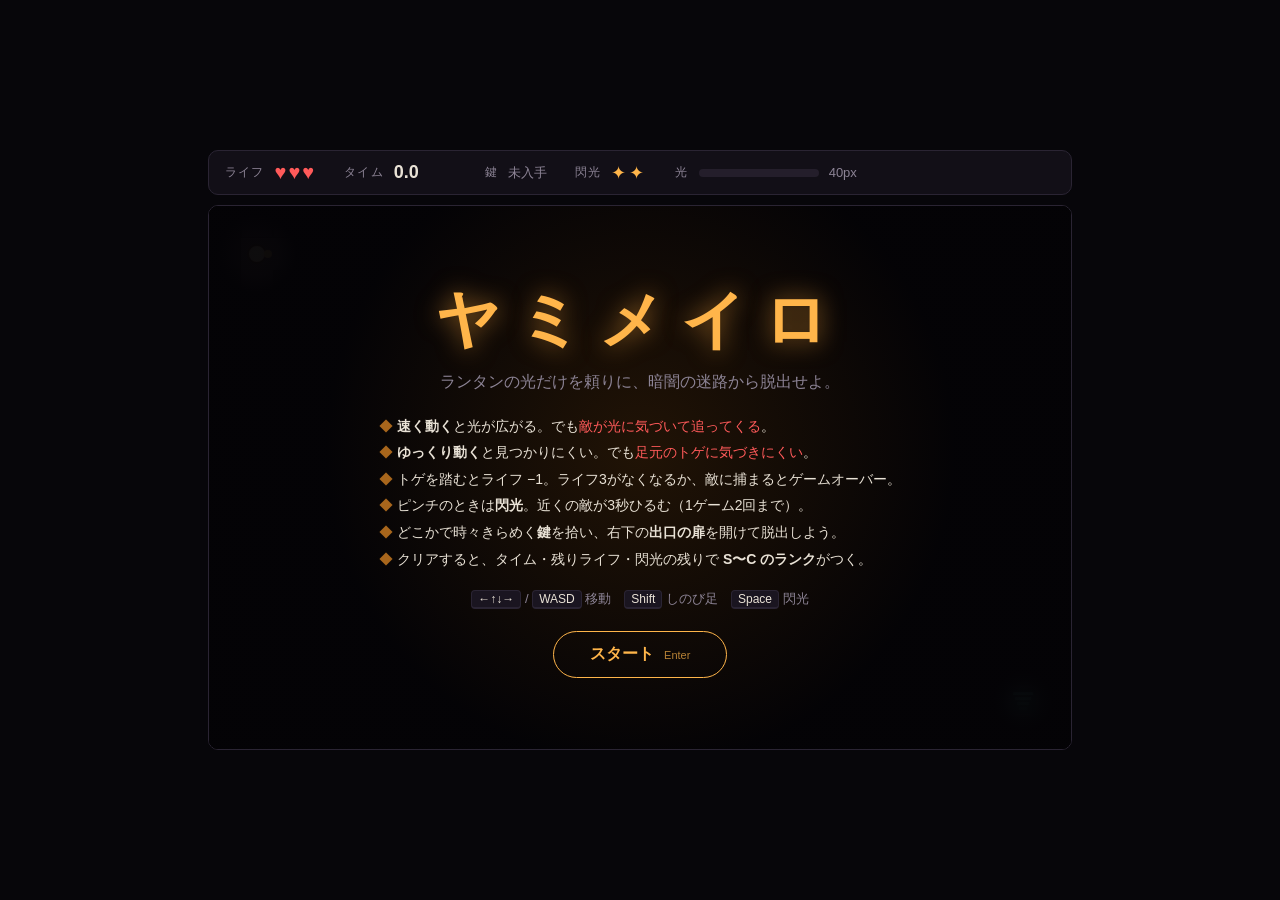
<file: index2.html>
<!DOCTYPE html>
<html lang="ja">
<head>
  <meta charset="UTF-8">
  <meta name="viewport" content="width=device-width, initial-scale=1">
  <title>ヤミメイロ</title>
  <link rel="stylesheet" href="style.css">
</head>
<body>
  <main class="wrap">
    <!-- ステータス表示（HUD） -->
    <header class="hud">
      <div class="hud-item">
        <span class="hud-label">ライフ</span>
        <span id="hud-life" class="hud-life"></span>
      </div>
      <div class="hud-item">
        <span class="hud-label">タイム</span>
        <span id="hud-time" class="hud-value">0.0</span>
      </div>
      <div class="hud-item">
        <span class="hud-label">鍵</span>
        <span id="hud-key" class="hud-key">未入手</span>
      </div>
      <div class="hud-item">
        <span class="hud-label">閃光</span>
        <span id="hud-flash" class="hud-flash"></span>
      </div>
      <div class="hud-item hud-light">
        <span class="hud-label">光</span>
        <div class="meter"><div id="hud-light-bar" class="meter-bar"></div></div>
        <span id="hud-light" class="hud-value small">40px</span>
      </div>
      <div id="hud-mode" class="hud-mode"></div>
    </header>

    <!-- ゲーム画面 -->
    <div class="stage" id="stage">
      <canvas id="game"></canvas>

      <!-- タイトル画面 -->
      <section id="title-screen" class="screen">
        <h1 class="logo">ヤミメイロ</h1>
        <p class="lead">ランタンの光だけを頼りに、暗闇の迷路から脱出せよ。</p>
        <ul class="rules">
          <li><b>速く動く</b>と光が広がる。でも<em>敵が光に気づいて追ってくる</em>。</li>
          <li><b>ゆっくり動く</b>と見つかりにくい。でも<em>足元のトゲに気づきにくい</em>。</li>
          <li>トゲを踏むとライフ −1。ライフ3がなくなるか、敵に捕まるとゲームオーバー。</li>
          <li>ピンチのときは<b>閃光</b>。近くの敵が3秒ひるむ（1ゲーム2回まで）。</li>
          <li>どこかで時々きらめく<b>鍵</b>を拾い、右下の<b>出口の扉</b>を開けて脱出しよう。</li>
          <li>クリアすると、タイム・残りライフ・閃光の残りで <b>S〜C のランク</b>がつく。</li>
        </ul>
        <p class="keys"><kbd>←↑↓→</kbd> / <kbd>WASD</kbd> 移動　<kbd>Shift</kbd> しのび足　<kbd>Space</kbd> 閃光</p>
        <button id="start-btn" class="btn">スタート <span class="btn-sub">Enter</span></button>
      </section>

      <!-- 結果画面 -->
      <section id="result-screen" class="screen hidden">
        <h2 id="result-title" class="result-title"></h2>
        <p id="result-text" class="result-text"></p>
        <div id="result-rank" class="result-rank hidden"></div>
        <button id="retry-btn" class="btn">もう一度 <span class="btn-sub">Enter</span></button>
        <p class="note">迷路は毎回新しく作られます</p>
      </section>
    </div>
  </main>

  <!-- 読み込み順：設定 → ロジック → 表現 → 全体の進行 -->
  <script src="js/config.js"></script>
  <script src="js/logic.js"></script>
  <script src="js/render.js"></script>
  <script src="js/main.js"></script>
</body>
</html>
</file>
<file: style.css>
/* ===== ヤミメイロ 画面のスタイル ===== */
:root {
  --bg: #07060a;
  --panel: #120f17;
  --line: #2a2433;
  --text: #e9e2d6;
  --muted: #8d8496;
  --amber: #ffb54a;
  --amber-dim: #a8661c;
  --danger: #ff5a5a;
  --goal: #6ff0d8;
}

* { box-sizing: border-box; }

html, body {
  margin: 0;
  height: 100%;
  background: var(--bg);
  color: var(--text);
  font-family: "Hiragino Kaku Gothic ProN", "Yu Gothic UI", "Yu Gothic", "Meiryo", sans-serif;
}

body {
  display: flex;
  align-items: center;
  justify-content: center;
  padding: 16px;
}

.wrap {
  width: 100%;
  max-width: 864px;
}

/* ---- HUD ---- */
.hud {
  display: flex;
  align-items: center;
  gap: 28px;
  padding: 10px 16px;
  margin-bottom: 10px;
  background: var(--panel);
  border: 1px solid var(--line);
  border-radius: 10px;
  font-variant-numeric: tabular-nums;
}

.hud-item { display: flex; align-items: center; gap: 10px; }
.hud-label { font-size: 12px; color: var(--muted); letter-spacing: 0.1em; }
.hud-value { font-size: 18px; font-weight: 700; min-width: 3.5em; }
.hud-value.small { font-size: 13px; color: var(--muted); font-weight: 400; min-width: 3em; }
.hud-life { font-size: 20px; color: var(--danger); letter-spacing: 2px; }
.hud-flash { font-size: 18px; color: var(--amber); letter-spacing: 3px; }

.meter {
  width: 120px;
  height: 8px;
  background: #241e2b;
  border-radius: 4px;
  overflow: hidden;
}
.meter-bar {
  height: 100%;
  width: 0%;
  background: linear-gradient(90deg, var(--amber-dim), var(--amber));
  border-radius: 4px;
}

.hud-mode {
  margin-left: auto;
  font-size: 13px;
  color: var(--goal);
  min-width: 6em;
  text-align: right;
}

/* ---- ゲーム画面 ---- */
.stage {
  position: relative;
  border: 1px solid var(--line);
  border-radius: 10px;
  overflow: hidden;
  background: #000;
}

canvas {
  display: block;
  width: 100%;
  height: auto;
}

/* ---- タイトル・結果画面 ---- */
.screen {
  position: absolute;
  inset: 0;
  display: flex;
  flex-direction: column;
  align-items: center;
  justify-content: center;
  text-align: center;
  padding: 24px;
  background: radial-gradient(circle at 50% 45%, rgba(60, 35, 10, 0.55), rgba(4, 3, 6, 0.96) 60%);
}
.screen.hidden { display: none; }

.logo {
  margin: 0 0 8px;
  font-family: "Hiragino Mincho ProN", "Yu Mincho", "YuMincho", serif;
  font-size: 64px;
  letter-spacing: 0.25em;
  color: var(--amber);
  text-shadow: 0 0 24px rgba(255, 170, 60, 0.6);
}
.lead { margin: 0 0 20px; color: var(--muted); }

.rules {
  list-style: none;
  margin: 0 0 18px;
  padding: 0;
  text-align: left;
  font-size: 14px;
  line-height: 1.9;
}
.rules li::before { content: "◆ "; color: var(--amber-dim); }
.rules em { font-style: normal; color: var(--danger); }

.keys { color: var(--muted); font-size: 13px; margin: 0 0 22px; }
kbd {
  display: inline-block;
  padding: 1px 6px;
  border: 1px solid var(--line);
  border-bottom-width: 2px;
  border-radius: 4px;
  background: #1a1520;
  color: var(--text);
  font-family: inherit;
  font-size: 12px;
}

.btn {
  padding: 12px 36px;
  border: 1px solid var(--amber);
  border-radius: 999px;
  background: transparent;
  color: var(--amber);
  font: inherit;
  font-size: 16px;
  font-weight: 700;
  cursor: pointer;
  transition: background 0.15s, color 0.15s;
}
.btn:hover, .btn:focus-visible { background: var(--amber); color: #1a1008; outline: none; }
.btn-sub { font-size: 11px; font-weight: 400; opacity: 0.7; margin-left: 6px; }

.result-title {
  margin: 0 0 10px;
  font-size: 48px;
  letter-spacing: 0.15em;
}
.result-title.clear { color: var(--goal); text-shadow: 0 0 20px rgba(111, 240, 216, 0.5); }
.result-title.over { color: var(--danger); text-shadow: 0 0 20px rgba(255, 90, 90, 0.45); }
.result-text { margin: 0 0 24px; font-size: 18px; line-height: 1.7; }
.note { margin: 16px 0 0; font-size: 12px; color: var(--muted); }

/* ---- スマホ（タッチ操作） ---- */
.touch-only { display: none; }

body.playing { touch-action: none; } /* 遊んでいる間はスクロール・拡大しない */
.stage {
  touch-action: none;              /* ドラッグでスクロール・拡大しない */
  -webkit-user-select: none;
  user-select: none;
  -webkit-touch-callout: none;     /* 長押しメニューを出さない */
}

.joy-base {
  position: fixed;
  z-index: 5;
  width: 100px;
  height: 100px;
  margin: -50px 0 0 -50px;
  border-radius: 50%;
  border: 2px solid rgba(255, 181, 74, 0.45);
  background: rgba(255, 181, 74, 0.08);
  pointer-events: none;
}
.joy-base.hidden { display: none; }
.joy-knob {
  position: absolute;
  left: 50%;
  top: 50%;
  width: 44px;
  height: 44px;
  border-radius: 50%;
  background: rgba(255, 181, 74, 0.55);
  transform: translate(-50%, -50%);
}

.flash-btn {
  position: fixed;               /* 迷路の外（画面の右下）に置き、出口を隠さない */
  z-index: 5;
  right: max(16px, env(safe-area-inset-right));
  bottom: max(16px, env(safe-area-inset-bottom));
  width: 76px;
  height: 76px;
  border-radius: 50%;
  border: 2px solid var(--amber);
  background: rgba(40, 24, 8, 0.7);
  color: var(--amber);
  font: inherit;
  font-size: 14px;
  font-weight: 700;
  line-height: 1.2;
  -webkit-tap-highlight-color: transparent;
}
.flash-btn:active { background: var(--amber); color: #1a1008; }
.flash-btn.empty { opacity: 0.3; }
.flash-btn-count { display: block; font-size: 18px; }

/* タッチ操作の端末（スマホ・タブレット） */
@media (hover: none) and (pointer: coarse) {
  .key-only { display: none; }
  .touch-only { display: block; }
  .flash-btn.touch-only { display: none; }
  body.playing .flash-btn.touch-only { display: block; }

  /* タイトル・結果画面は小さいゲーム画面に入りきらないので、画面全体に出す */
  .screen {
    position: fixed;
    z-index: 10;
    background:
      radial-gradient(circle at 50% 45%, rgba(60, 35, 10, 0.55), rgba(4, 3, 6, 0) 60%),
      var(--bg);                   /* 後ろのゲーム画面が透けないように */
    overflow-y: auto;
    justify-content: safe center;
  }
}

/* 画面が狭いとき（スマホ） */
@media (max-width: 700px), (max-height: 500px) {
  body { padding: 8px; }
  .hud {
    flex-wrap: wrap;
    gap: 6px 14px;
    padding: 6px 10px;
    margin-bottom: 6px;
  }
  .hud-value { font-size: 15px; min-width: 2.8em; }
  .hud-life { font-size: 16px; }
  .hud-flash { font-size: 15px; }
  .meter { width: 60px; }
  .hud-value.small { display: none; }
  .hud-mode { min-width: 0; font-size: 12px; }

  .logo { font-size: clamp(36px, 11vw, 64px); }
  .lead { font-size: 13px; margin-bottom: 12px; }
  .rules { font-size: 12.5px; line-height: 1.7; margin-bottom: 12px; }
  .keys { margin-bottom: 14px; line-height: 1.7; }
  .result-title { font-size: 36px; }
  .result-text { font-size: 15px; margin-bottom: 14px; }
  .result-rank { gap: 16px; margin: 0 0 14px; }
  .rank-letter { font-size: 64px; }
  .rank-table { font-size: 12.5px; }
}

/* ---- 鍵（HUD） ---- */
.hud-key { font-size: 13px; color: var(--muted); }
.hud-key.got { color: #ffd75a; font-weight: 700; }

/* ---- ランク評価 ---- */
.result-rank {
  display: flex;
  align-items: center;
  gap: 28px;
  margin: -8px 0 22px;
}
.result-rank.hidden { display: none; }

.rank-letter {
  font-family: "Hiragino Mincho ProN", "Yu Mincho", "YuMincho", serif;
  font-size: 96px;
  font-weight: 700;
  line-height: 1;
  width: 1.1em;
}
.rank-S { color: #ffd75a; text-shadow: 0 0 28px rgba(255, 215, 90, 0.7); }
.rank-A { color: var(--goal); text-shadow: 0 0 22px rgba(111, 240, 216, 0.5); }
.rank-B { color: #9fb4ff; }
.rank-C { color: var(--muted); }

.rank-table {
  border-collapse: collapse;
  font-size: 14px;
  text-align: left;
  font-variant-numeric: tabular-nums;
}
.rank-table td { padding: 3px 0; }
.rank-table td:last-child { text-align: right; padding-left: 24px; }
.rank-total td {
  border-top: 1px solid var(--line);
  padding-top: 6px;
  font-weight: 700;
  color: var(--amber);
}
</file>
